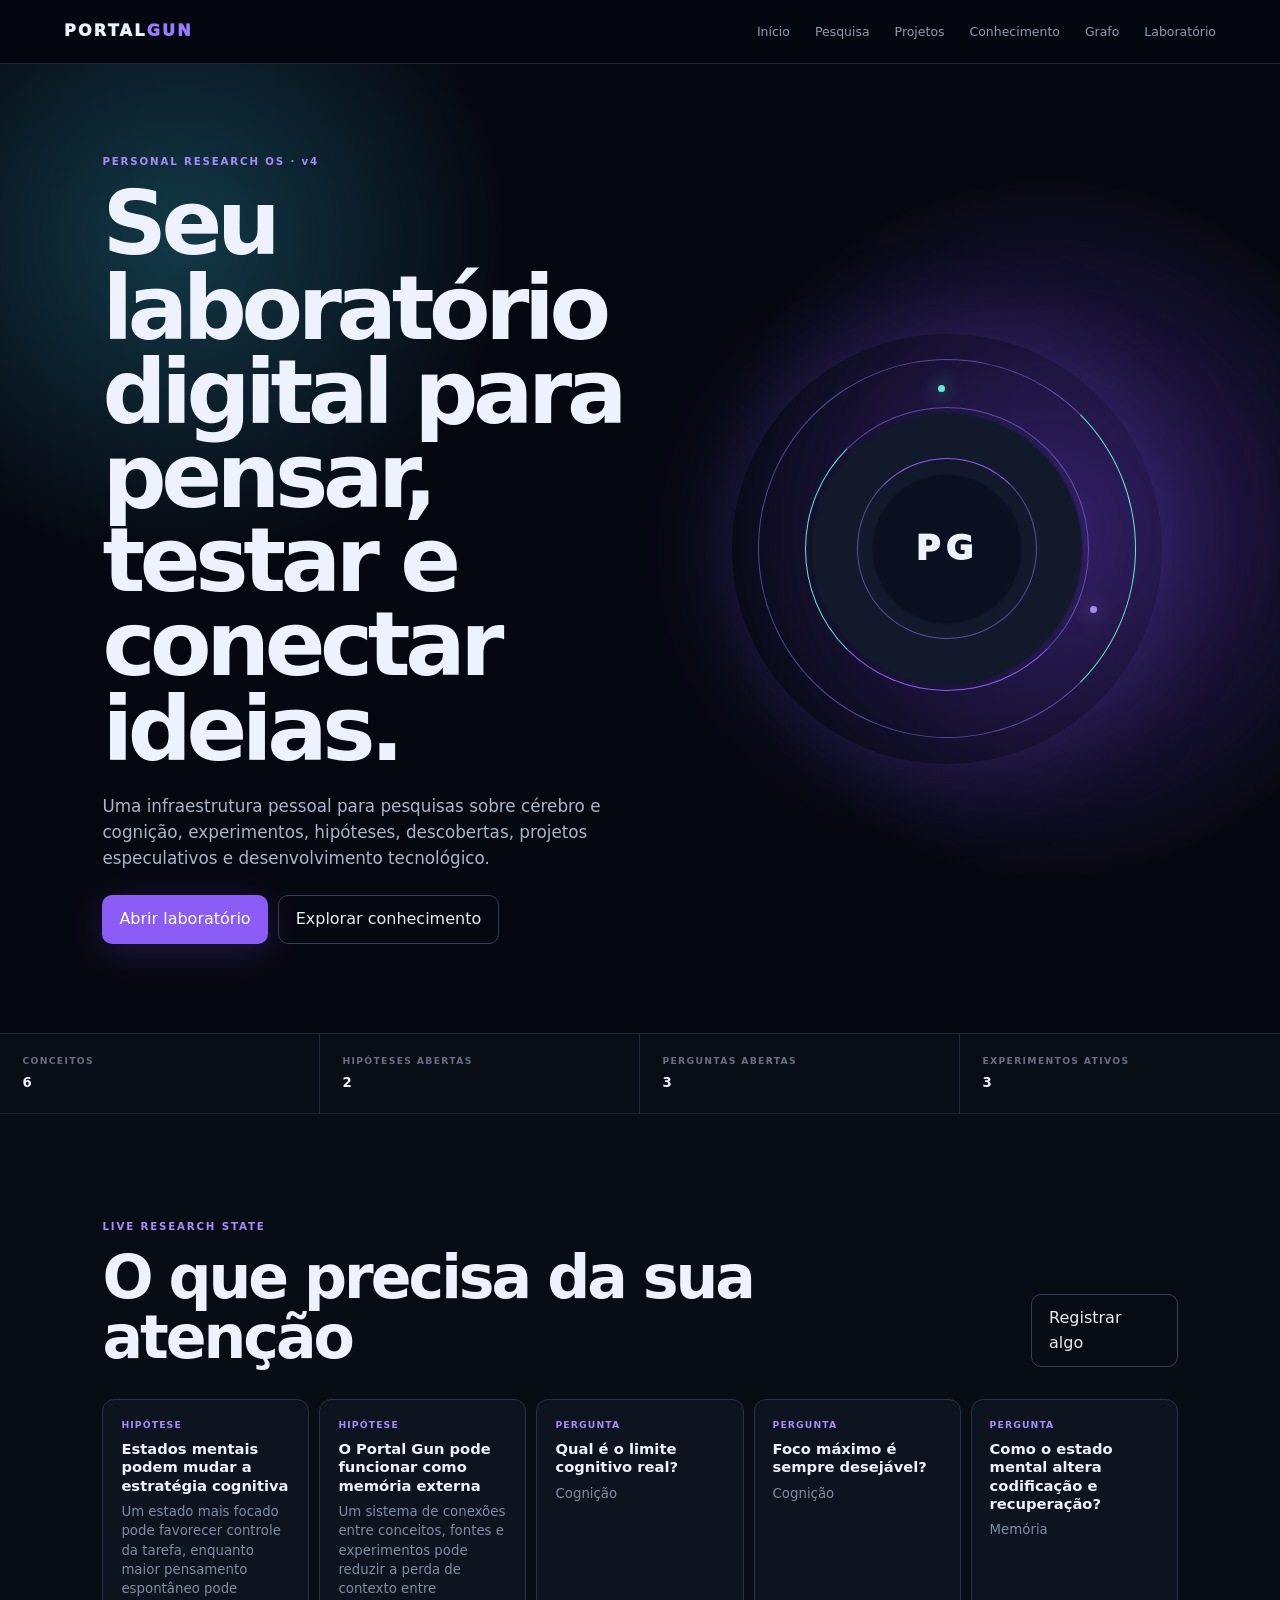
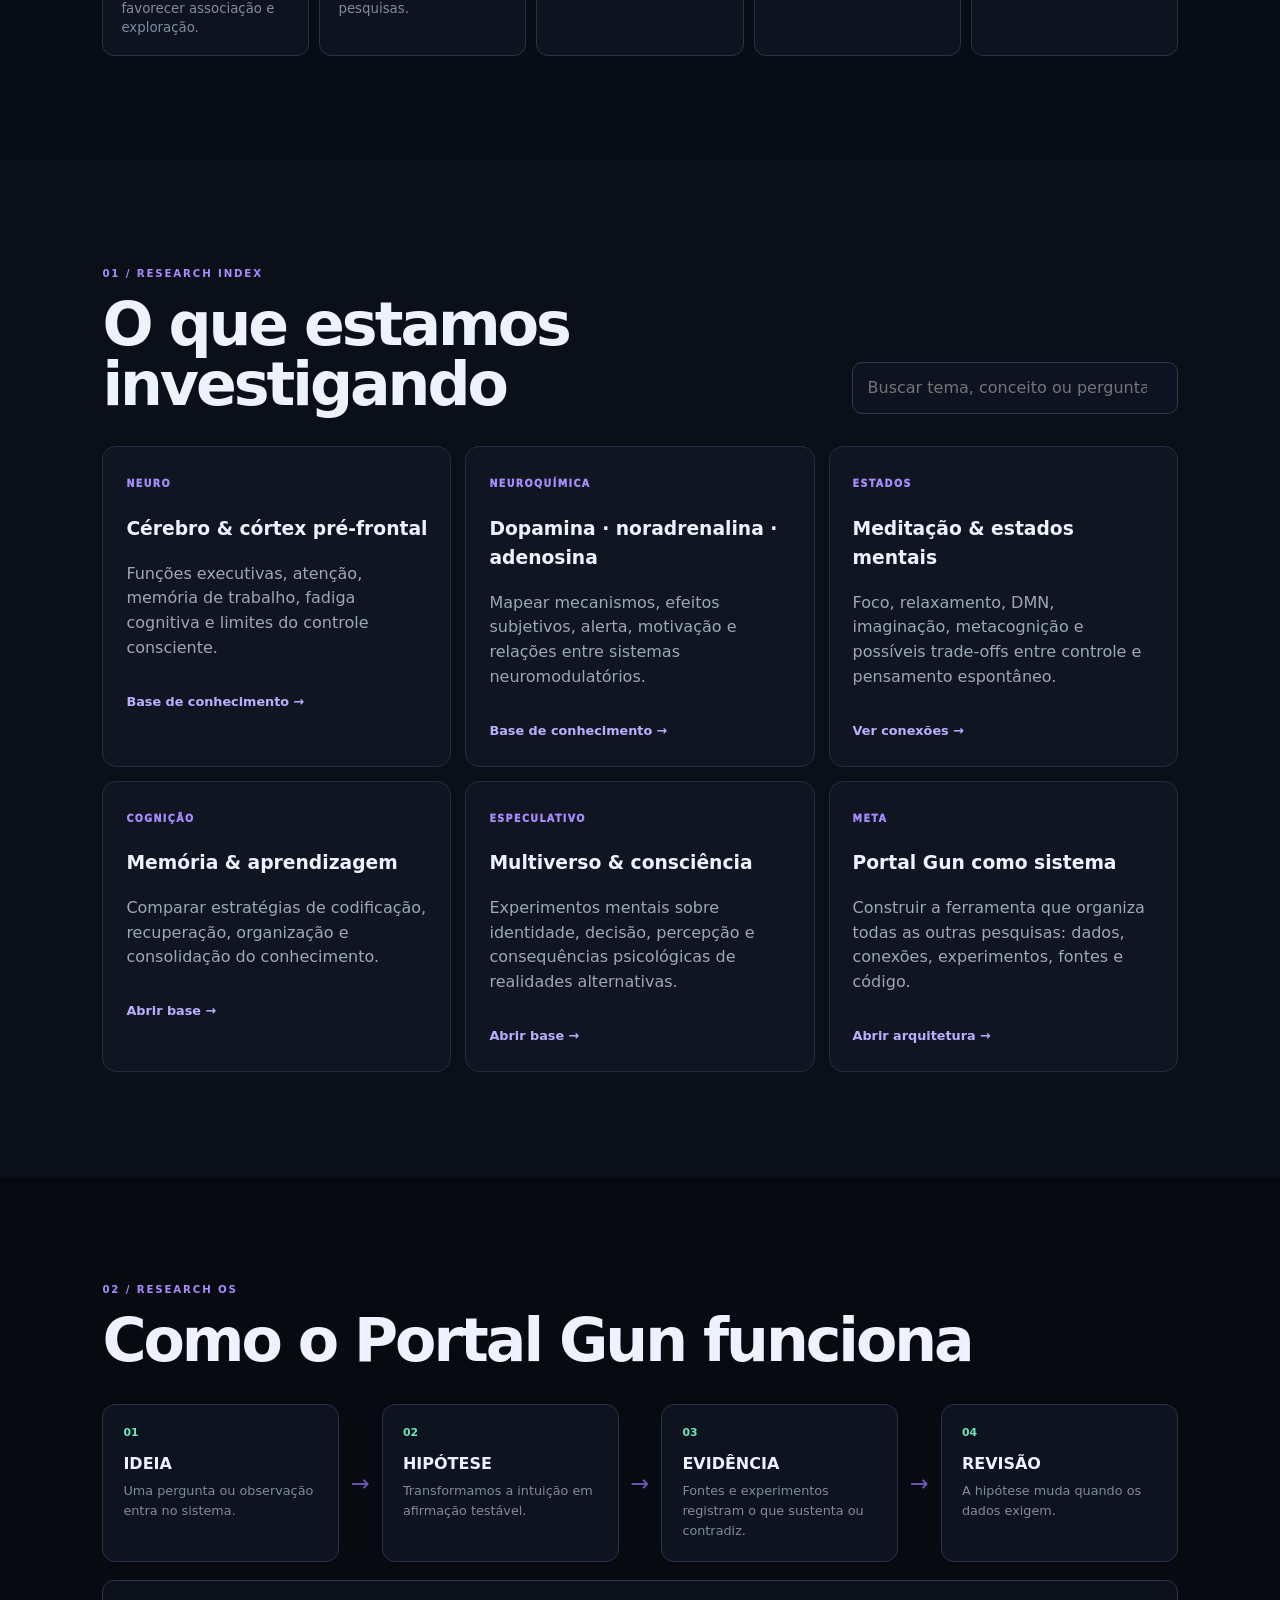
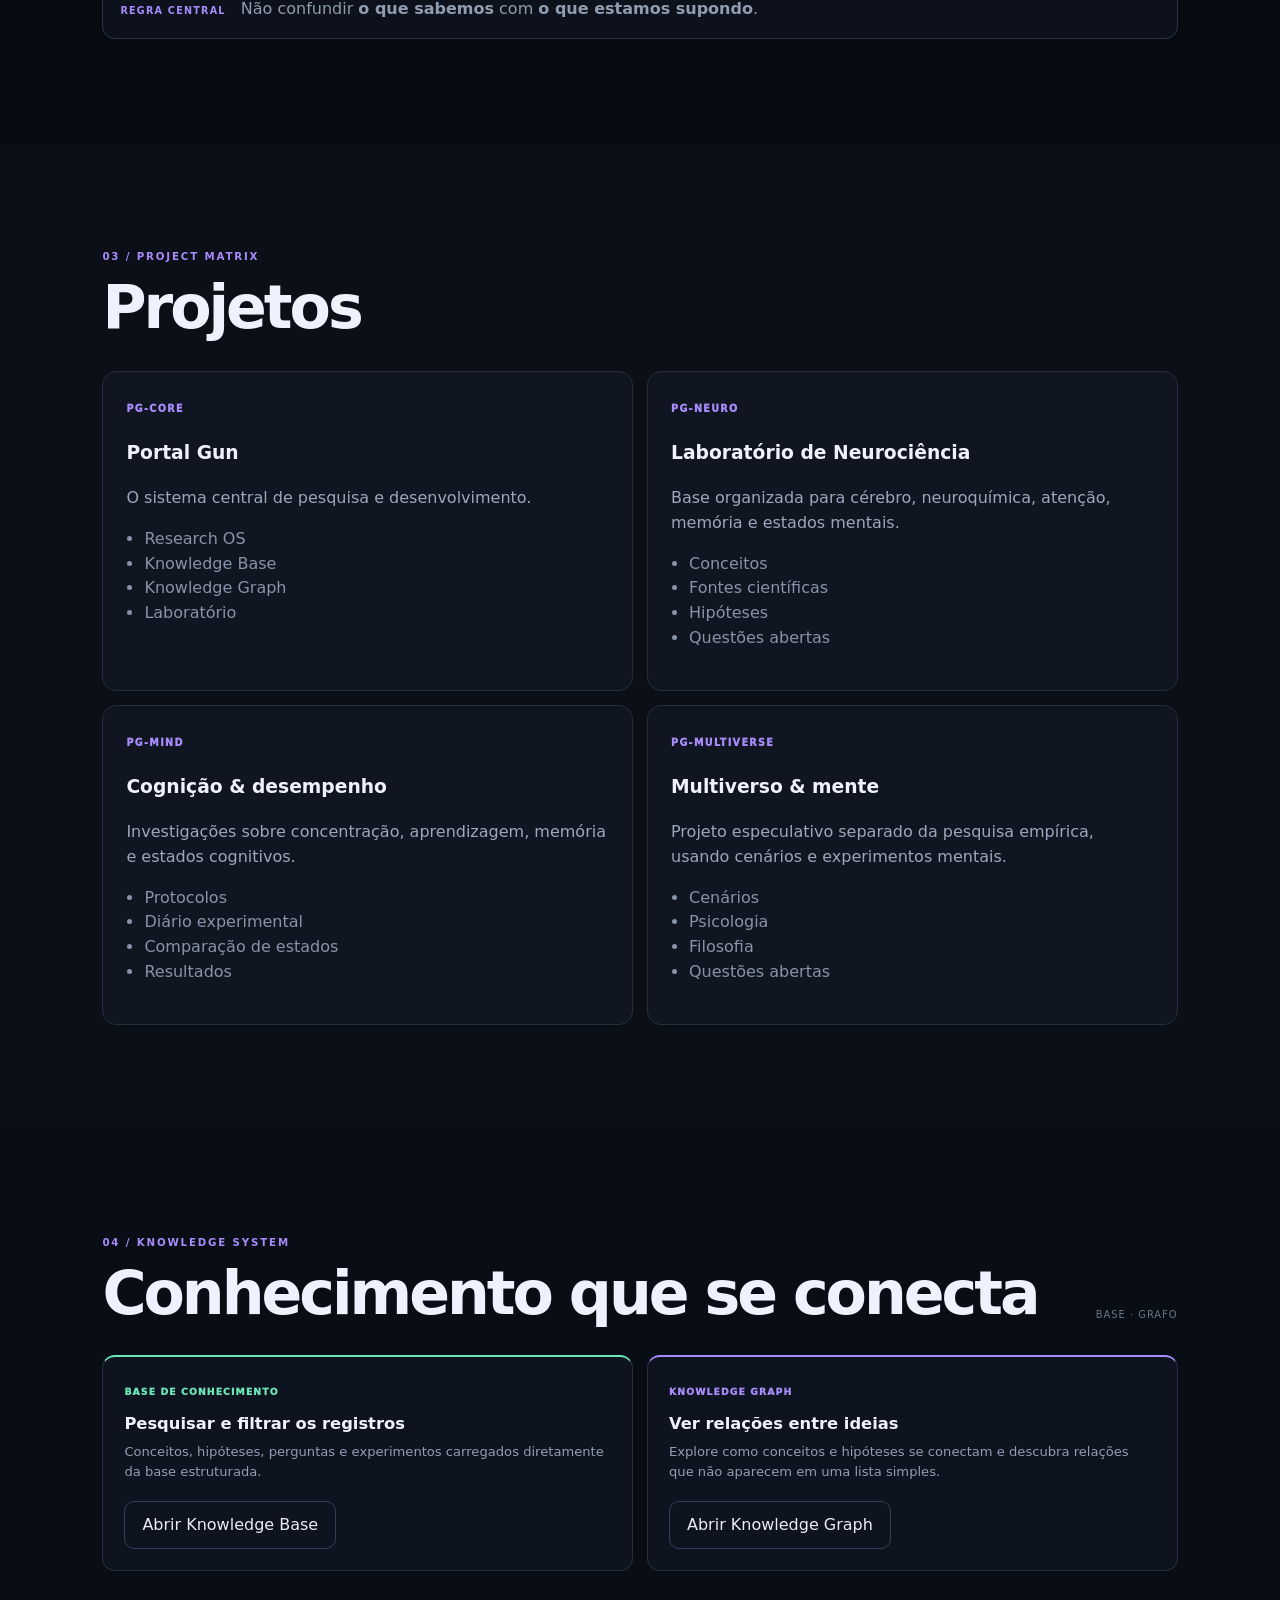
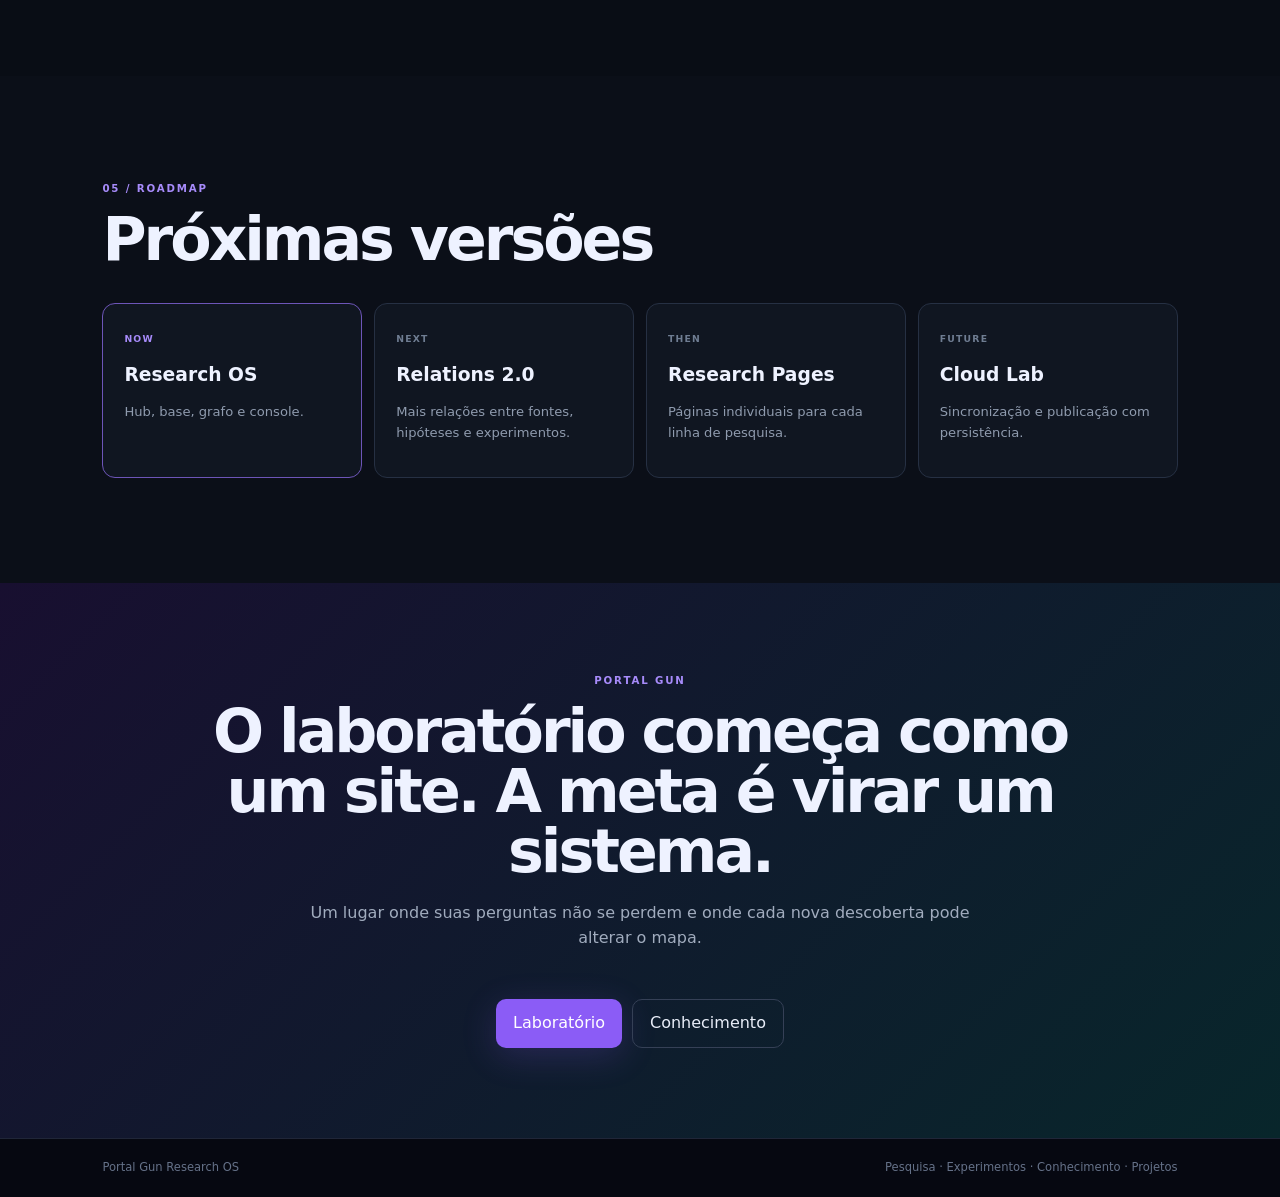
<file: index.html>
<!doctype html><html lang="pt-BR"><head><meta charset="utf-8"><meta name="viewport" content="width=device-width,initial-scale=1,viewport-fit=cover"><meta name="theme-color" content="#060811"><meta name="description" content="Portal Gun — laboratório pessoal para pesquisa, hipóteses, experimentos e projetos."><title>Portal Gun — Research OS</title><link rel="stylesheet" href="style.css"><link rel="stylesheet" href="dashboard.css"></head><body><header class="topbar"><a class="brand" href="#home">PORTAL<span>GUN</span></a><button class="menu-toggle" aria-label="Abrir menu" aria-expanded="false">☰</button><nav id="main-nav"><a href="#home">Início</a><a href="#research">Pesquisa</a><a href="#projects">Projetos</a><a href="knowledge.html">Conhecimento</a><a href="graph.html">Grafo</a><a href="lab.html">Laboratório</a></nav></header><main><section id="home" class="hero"><div class="hero-copy"><p class="eyebrow">PERSONAL RESEARCH OS · v4</p><h1>Seu laboratório digital para pensar, testar e conectar ideias.</h1><p class="lead">Uma infraestrutura pessoal para pesquisas sobre cérebro e cognição, experimentos, hipóteses, descobertas, projetos especulativos e desenvolvimento tecnológico.</p><div class="actions"><a class="button primary" href="lab.html">Abrir laboratório</a><a class="button ghost" href="knowledge.html">Explorar conhecimento</a></div></div><div class="portal" aria-hidden="true"><div class="ring r1"></div><div class="ring r2"></div><div class="ring r3"></div><div class="core">PG</div><span class="orbit o1"></span><span class="orbit o2"></span></div></section><section class="dashboard"><div class="stat"><span>CONCEITOS</span><strong id="dashConcepts">—</strong></div><div class="stat"><span>HIPÓTESES ABERTAS</span><strong id="dashHypotheses">—</strong></div><div class="stat"><span>PERGUNTAS ABERTAS</span><strong id="dashQuestions">—</strong></div><div class="stat"><span>EXPERIMENTOS ATIVOS</span><strong id="dashExperiments">—</strong></div></section><section class="section live-dashboard"><div class="section-head"><div><p class="eyebrow">LIVE RESEARCH STATE</p><h2>O que precisa da sua atenção</h2></div><a class="button ghost" href="lab.html">Registrar algo</a></div><div id="liveResearch" class="live-list"><p class="empty">Carregando pesquisa…</p></div></section><section id="research" class="section"><div class="section-head"><div><p class="eyebrow">01 / RESEARCH INDEX</p><h2>O que estamos investigando</h2></div><input id="search" type="search" aria-label="Buscar pesquisa" placeholder="Buscar tema, conceito ou pergunta…"></div><div class="grid three searchable"><article class="research-card" data-search="cerebro cortex pre-frontal funções executivas atenção memória trabalho fadiga"><span class="tag">NEURO</span><h3>Cérebro & córtex pré-frontal</h3><p>Funções executivas, atenção, memória de trabalho, fadiga cognitiva e limites do controle consciente.</p><a href="knowledge.html">Base de conhecimento →</a></article><article class="research-card" data-search="dopamina noradrenalina adenosina cafeina neuromodulação motivação alerta"><span class="tag">NEUROQUÍMICA</span><h3>Dopamina · noradrenalina · adenosina</h3><p>Mapear mecanismos, efeitos subjetivos, alerta, motivação e relações entre sistemas neuromodulatórios.</p><a href="knowledge.html">Base de conhecimento →</a></article><article class="research-card" data-search="samatha mindfulness meditação DMN default mode network imaginação relaxamento foco"><span class="tag">ESTADOS</span><h3>Meditação & estados mentais</h3><p>Foco, relaxamento, DMN, imaginação, metacognição e possíveis trade-offs entre controle e pensamento espontâneo.</p><a href="graph.html">Ver conexões →</a></article><article class="research-card" data-search="memória aprendizagem palácio mnemonicos repetição espaçada active recall chunking zettelkasten feynman"><span class="tag">COGNIÇÃO</span><h3>Memória & aprendizagem</h3><p>Comparar estratégias de codificação, recuperação, organização e consolidação do conhecimento.</p><a href="knowledge.html">Abrir base →</a></article><article class="research-card" data-search="multiverso consciência psicologia identidade realidades alternativas experimento mental"><span class="tag">ESPECULATIVO</span><h3>Multiverso & consciência</h3><p>Experimentos mentais sobre identidade, decisão, percepção e consequências psicológicas de realidades alternativas.</p><a href="knowledge.html">Abrir base →</a></article><article class="research-card" data-search="portal gun software github cloudflare knowledge graph laboratório arquitetura projeto"><span class="tag">META</span><h3>Portal Gun como sistema</h3><p>Construir a ferramenta que organiza todas as outras pesquisas: dados, conexões, experimentos, fontes e código.</p><a href="graph.html">Abrir arquitetura →</a></article></div></section><section id="architecture" class="section dark"><p class="eyebrow">02 / RESEARCH OS</p><h2>Como o Portal Gun funciona</h2><div class="pipeline"><div><b>01</b><strong>IDEIA</strong><span>Uma pergunta ou observação entra no sistema.</span></div><i>→</i><div><b>02</b><strong>HIPÓTESE</strong><span>Transformamos a intuição em afirmação testável.</span></div><i>→</i><div><b>03</b><strong>EVIDÊNCIA</strong><span>Fontes e experimentos registram o que sustenta ou contradiz.</span></div><i>→</i><div><b>04</b><strong>REVISÃO</strong><span>A hipótese muda quando os dados exigem.</span></div></div><div class="rule"><span>REGRA CENTRAL</span> Não confundir <b>o que sabemos</b> com <b>o que estamos supondo</b>.</div></section><section id="projects" class="section"><p class="eyebrow">03 / PROJECT MATRIX</p><h2>Projetos</h2><div class="grid two projects"><article><span class="project-code">PG-CORE</span><h3>Portal Gun</h3><p>O sistema central de pesquisa e desenvolvimento.</p><ul><li>Research OS</li><li>Knowledge Base</li><li>Knowledge Graph</li><li>Laboratório</li></ul></article><article><span class="project-code">PG-NEURO</span><h3>Laboratório de Neurociência</h3><p>Base organizada para cérebro, neuroquímica, atenção, memória e estados mentais.</p><ul><li>Conceitos</li><li>Fontes científicas</li><li>Hipóteses</li><li>Questões abertas</li></ul></article><article><span class="project-code">PG-MIND</span><h3>Cognição & desempenho</h3><p>Investigações sobre concentração, aprendizagem, memória e estados cognitivos.</p><ul><li>Protocolos</li><li>Diário experimental</li><li>Comparação de estados</li><li>Resultados</li></ul></article><article><span class="project-code">PG-MULTIVERSE</span><h3>Multiverso & mente</h3><p>Projeto especulativo separado da pesquisa empírica, usando cenários e experimentos mentais.</p><ul><li>Cenários</li><li>Psicologia</li><li>Filosofia</li><li>Questões abertas</li></ul></article></div></section><section id="knowledge" class="section knowledge"><div class="section-head"><div><p class="eyebrow">04 / KNOWLEDGE SYSTEM</p><h2>Conhecimento que se conecta</h2></div><span class="legend">BASE · GRAFO</span></div><div class="grid two"><article class="node fact"><span>BASE DE CONHECIMENTO</span><h3>Pesquisar e filtrar os registros</h3><p>Conceitos, hipóteses, perguntas e experimentos carregados diretamente da base estruturada.</p><a class="button ghost" href="knowledge.html" style="margin-top:18px">Abrir Knowledge Base</a></article><article class="node hypothesis"><span>KNOWLEDGE GRAPH</span><h3>Ver relações entre ideias</h3><p>Explore como conceitos e hipóteses se conectam e descubra relações que não aparecem em uma lista simples.</p><a class="button ghost" href="graph.html" style="margin-top:18px">Abrir Knowledge Graph</a></article></div></section><section class="section roadmap"><p class="eyebrow">05 / ROADMAP</p><h2>Próximas versões</h2><div class="roadmap-grid"><div class="road active"><b>NOW</b><h3>Research OS</h3><p>Hub, base, grafo e console.</p></div><div class="road"><b>NEXT</b><h3>Relations 2.0</h3><p>Mais relações entre fontes, hipóteses e experimentos.</p></div><div class="road"><b>THEN</b><h3>Research Pages</h3><p>Páginas individuais para cada linha de pesquisa.</p></div><div class="road"><b>FUTURE</b><h3>Cloud Lab</h3><p>Sincronização e publicação com persistência.</p></div></div></section><section class="cta"><p class="eyebrow">PORTAL GUN</p><h2>O laboratório começa como um site. A meta é virar um sistema.</h2><p>Um lugar onde suas perguntas não se perdem e onde cada nova descoberta pode alterar o mapa.</p><div class="actions" style="justify-content:center"><a class="button primary" href="lab.html">Laboratório</a><a class="button ghost" href="knowledge.html">Conhecimento</a></div></section></main><footer><span>Portal Gun Research OS</span><span>Pesquisa · Experimentos · Conhecimento · Projetos</span></footer><script src="script.js"></script></body></html>
</file>
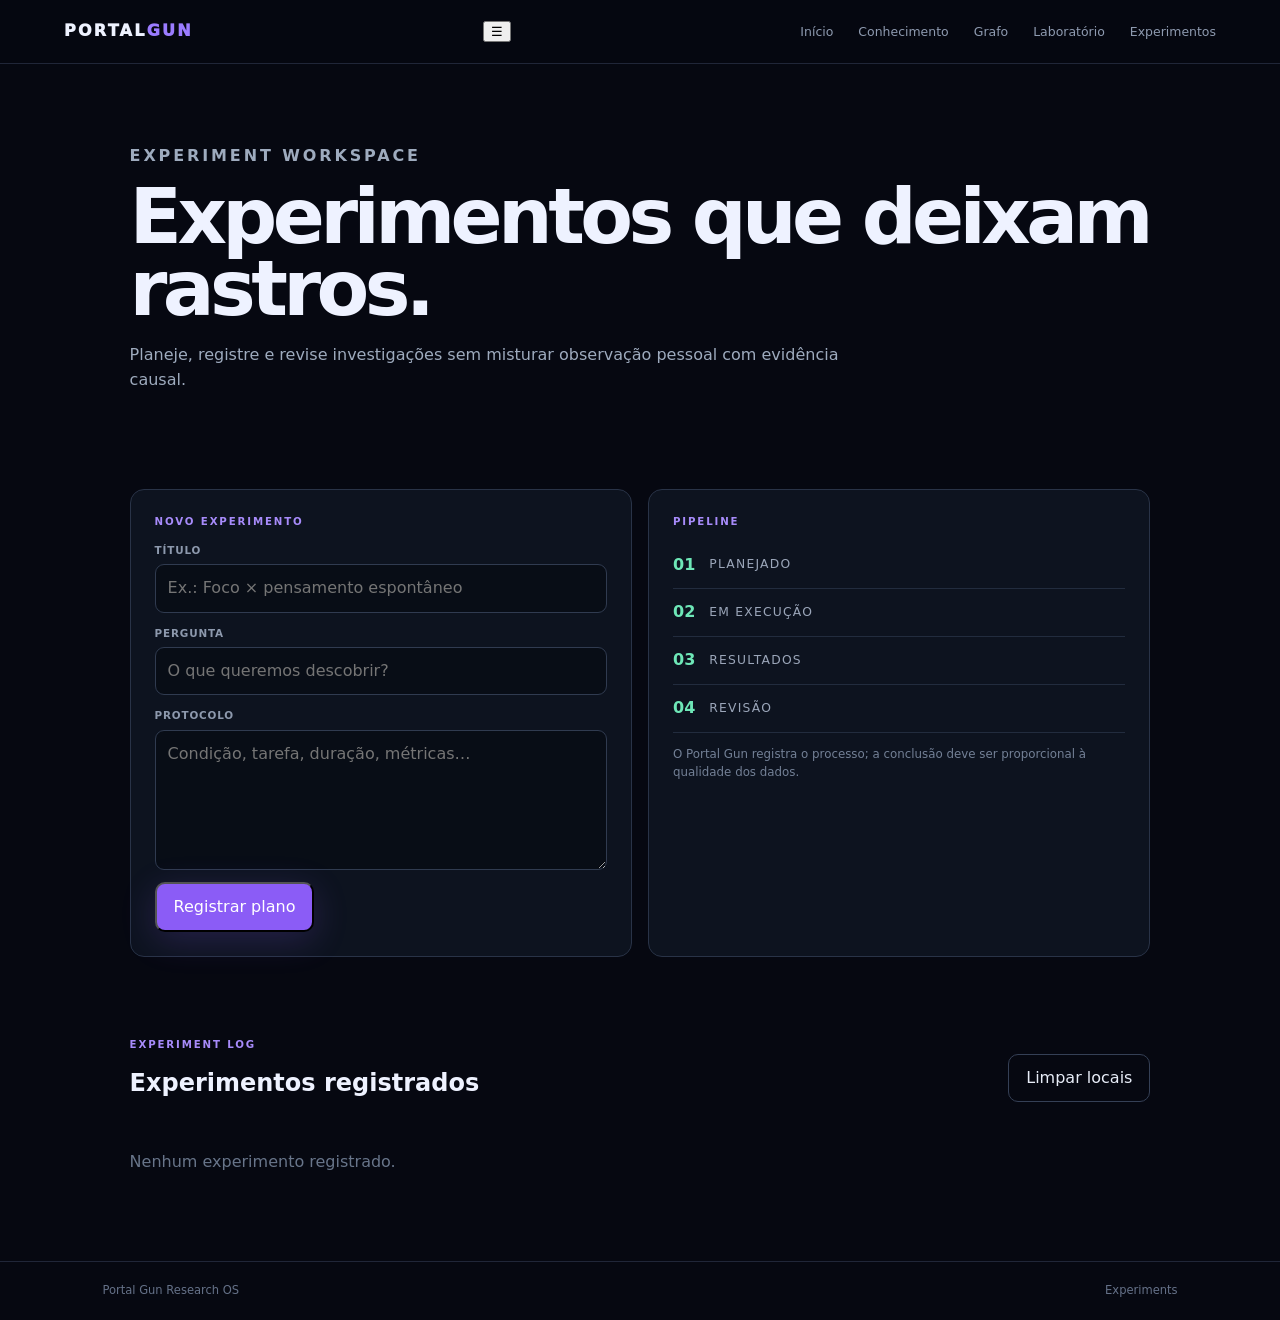
<file: experiments.html>
<!doctype html><html lang="pt-BR"><head><meta charset="utf-8"><meta name="viewport" content="width=device-width,initial-scale=1,viewport-fit=cover"><meta name="theme-color" content="#060811"><title>Portal Gun — Experimentos</title><link rel="stylesheet" href="style.css"></head><body><header class="topbar"><a class="brand" href="index.html">PORTAL<span>GUN</span></a><button class="menu-toggle" aria-label="Abrir menu" aria-expanded="false">☰</button><nav id="main-nav"><a href="index.html">Início</a><a href="knowledge.html">Conhecimento</a><a href="graph.html">Grafo</a><a href="lab.html">Laboratório</a><a href="experiments.html">Experimentos</a></nav></header><main><section class="lab-hero"><p class="eyebrow">EXPERIMENT WORKSPACE</p><h1>Experimentos que deixam rastros.</h1><p>Planeje, registre e revise investigações sem misturar observação pessoal com evidência causal.</p></section><section class="console-grid"><form class="box" id="experimentForm"><p class="eyebrow">NOVO EXPERIMENTO</p><div class="field"><label>TÍTULO</label><input id="expTitle" required placeholder="Ex.: Foco × pensamento espontâneo"></div><div class="field"><label>PERGUNTA</label><input id="expQuestion" required placeholder="O que queremos descobrir?"></div><div class="field"><label>PROTOCOLO</label><textarea id="expProtocol" required placeholder="Condição, tarefa, duração, métricas…"></textarea></div><button class="button primary">Registrar plano</button></form><div class="box"><p class="eyebrow">PIPELINE</p><div class="method"><div><b>01</b><span>PLANEJADO</span></div><div><b>02</b><span>EM EXECUÇÃO</span></div><div><b>03</b><span>RESULTADOS</span></div><div><b>04</b><span>REVISÃO</span></div></div><p class="small">O Portal Gun registra o processo; a conclusão deve ser proporcional à qualidade dos dados.</p></div></section><section class="lab-section"><div class="section-head"><div><p class="eyebrow">EXPERIMENT LOG</p><h2>Experimentos registrados</h2></div><button class="button ghost" id="clearExperiments">Limpar locais</button></div><div id="experimentList" class="records"></div></section></main><footer><span>Portal Gun Research OS</span><span>Experiments</span></footer><script src="experiments.js"></script></body></html>
</file>
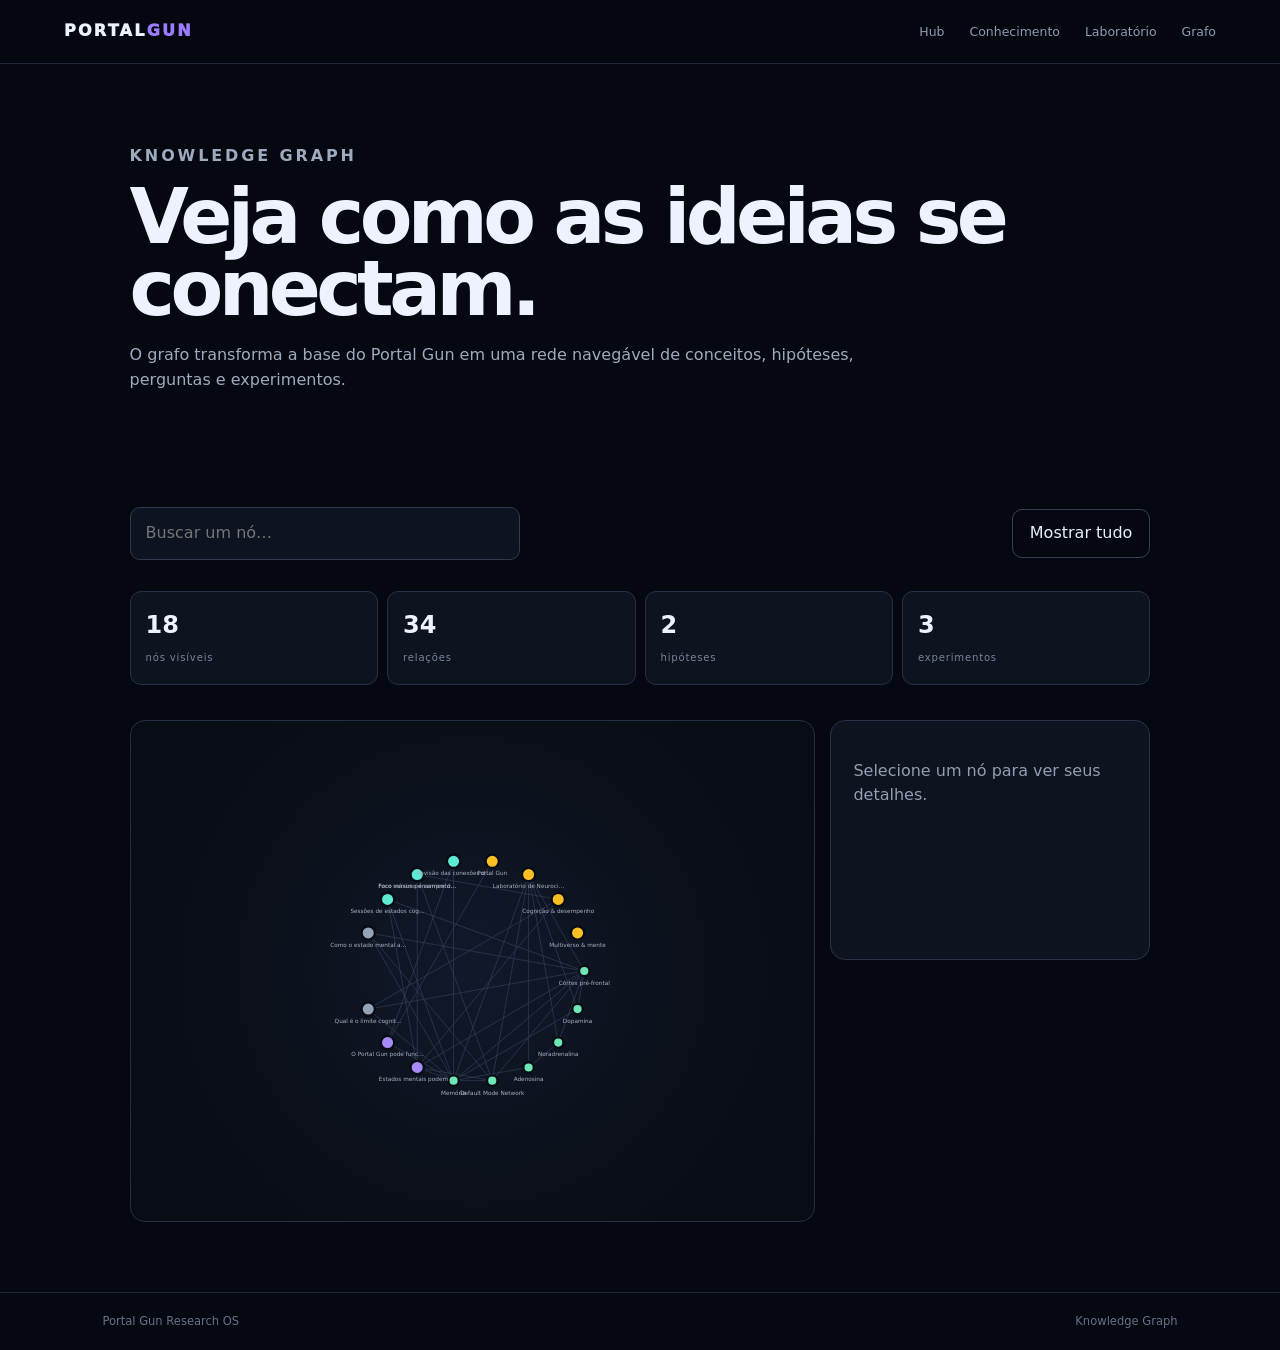
<file: graph.html>
<!doctype html><html lang="pt-BR"><head><meta charset="utf-8"><meta name="viewport" content="width=device-width,initial-scale=1"><meta name="description" content="Portal Gun Knowledge Graph"><title>Portal Gun — Knowledge Graph</title><link rel="stylesheet" href="style.css"></head><body><header class="topbar"><a class="brand" href="index.html">PORTAL<span>GUN</span></a><nav><a href="index.html">Hub</a><a href="knowledge.html">Conhecimento</a><a href="lab.html">Laboratório</a><a href="graph.html">Grafo</a></nav></header><main><section class="lab-hero"><p class="eyebrow">KNOWLEDGE GRAPH</p><h1>Veja como as ideias se conectam.</h1><p>O grafo transforma a base do Portal Gun em uma rede navegável de conceitos, hipóteses, perguntas e experimentos.</p></section><section class="graph-section"><div class="graph-toolbar"><input id="graphSearch" type="search" placeholder="Buscar um nó…"><button id="resetGraph" class="button ghost">Mostrar tudo</button></div><div id="graphStats" class="graph-stats"></div><div id="graphCanvas" class="graph-canvas" aria-label="Grafo de conhecimento"></div><aside id="graphDetails" class="graph-details"><p class="empty">Selecione um nó para ver seus detalhes.</p></aside></section></main><footer><span>Portal Gun Research OS</span><span>Knowledge Graph</span></footer><script src="graph.js"></script></body></html>
</file>
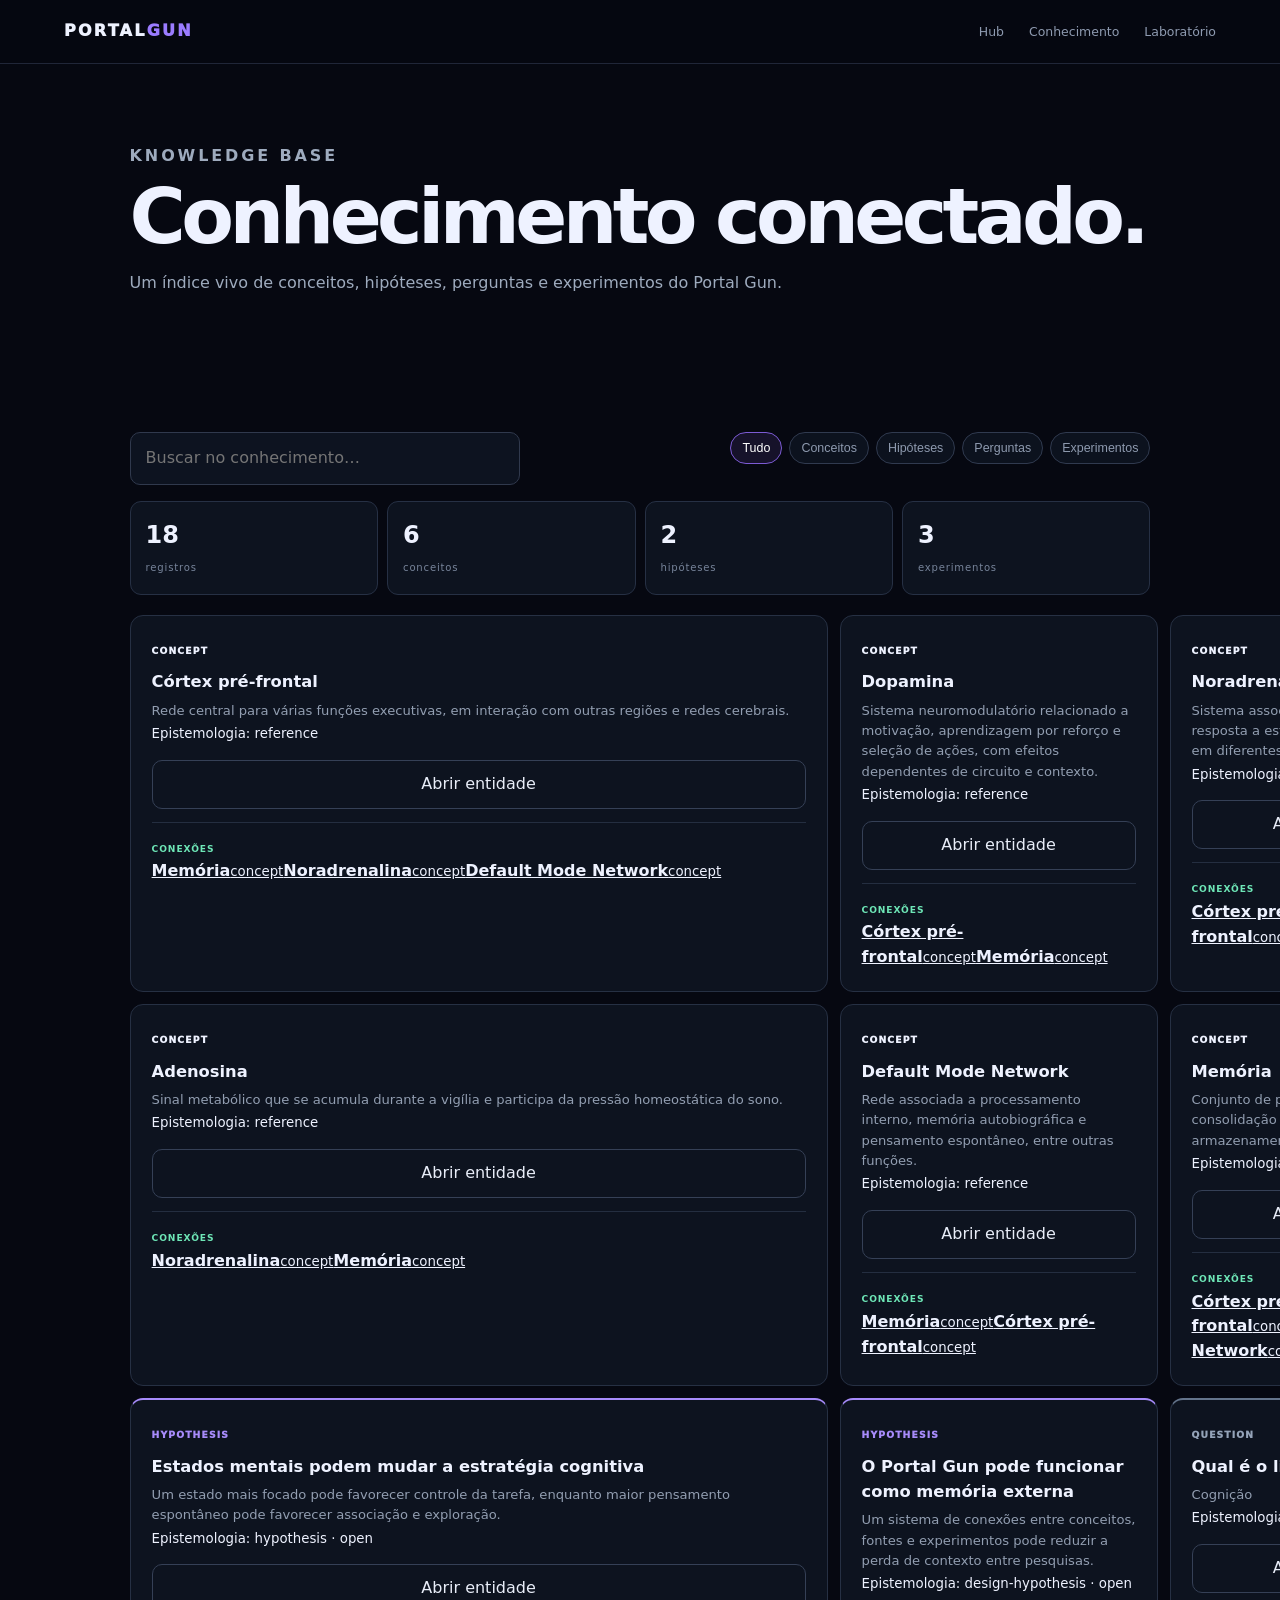
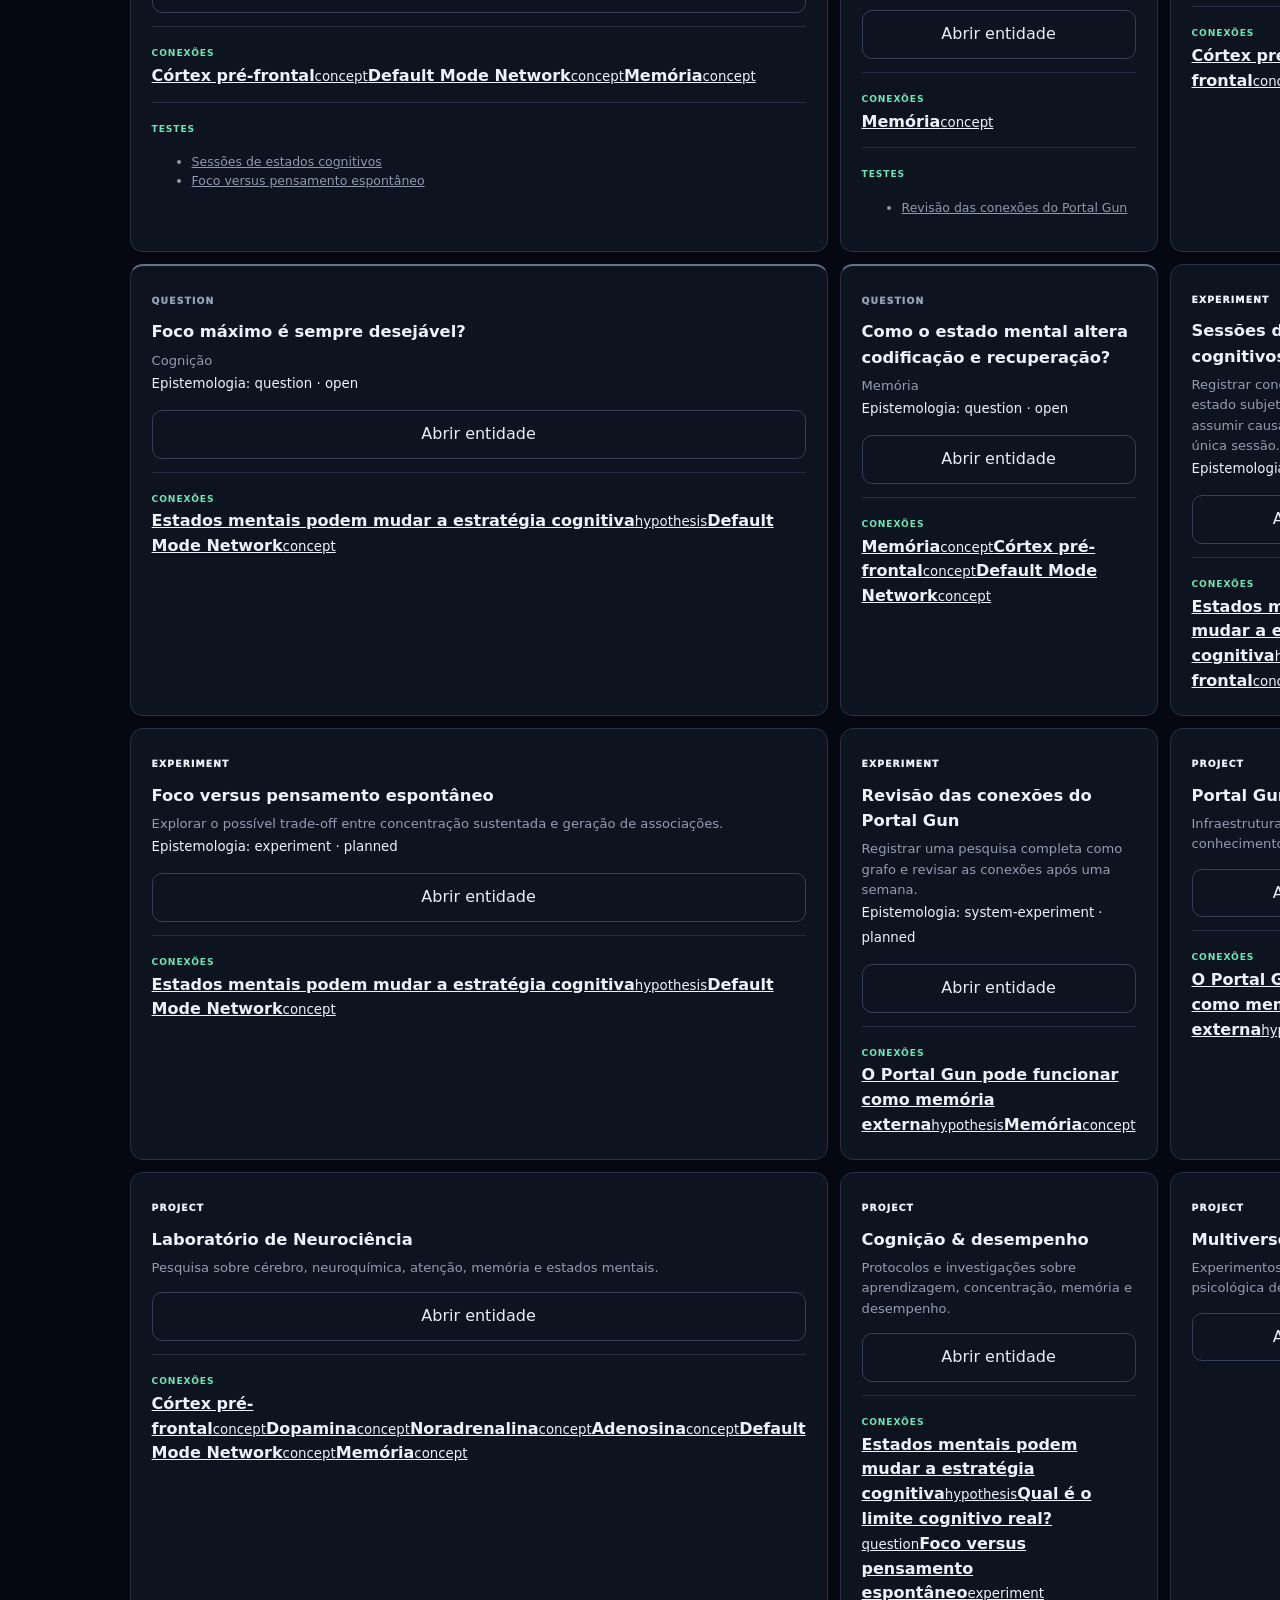
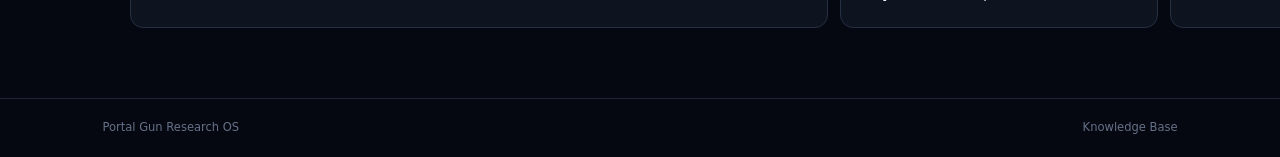
<file: knowledge.html>
<!doctype html><html lang="pt-BR"><head><meta charset="utf-8"><meta name="viewport" content="width=device-width,initial-scale=1"><meta name="description" content="Portal Gun Knowledge Base"><title>Portal Gun — Knowledge Base</title><link rel="stylesheet" href="style.css"></head><body><header class="topbar"><a class="brand" href="index.html">PORTAL<span>GUN</span></a><nav><a href="index.html">Hub</a><a href="knowledge.html">Conhecimento</a><a href="lab.html">Laboratório</a></nav></header><main><section class="lab-hero"><p class="eyebrow">KNOWLEDGE BASE</p><h1>Conhecimento conectado.</h1><p>Um índice vivo de conceitos, hipóteses, perguntas e experimentos do Portal Gun.</p></section><section class="lab-section"><div class="knowledge-toolbar"><input id="kbSearch" type="search" placeholder="Buscar no conhecimento…"><div class="kb-filters"><button class="kb-filter active" data-kind="all">Tudo</button><button class="kb-filter" data-kind="concept">Conceitos</button><button class="kb-filter" data-kind="hypothesis">Hipóteses</button><button class="kb-filter" data-kind="question">Perguntas</button><button class="kb-filter" data-kind="experiment">Experimentos</button></div></div><div id="kbStats" class="kb-stats"></div><div id="kbGrid" class="knowledge-grid"></div></section></main><footer><span>Portal Gun Research OS</span><span>Knowledge Base</span></footer><script src="knowledge.js"></script></body></html>
</file>
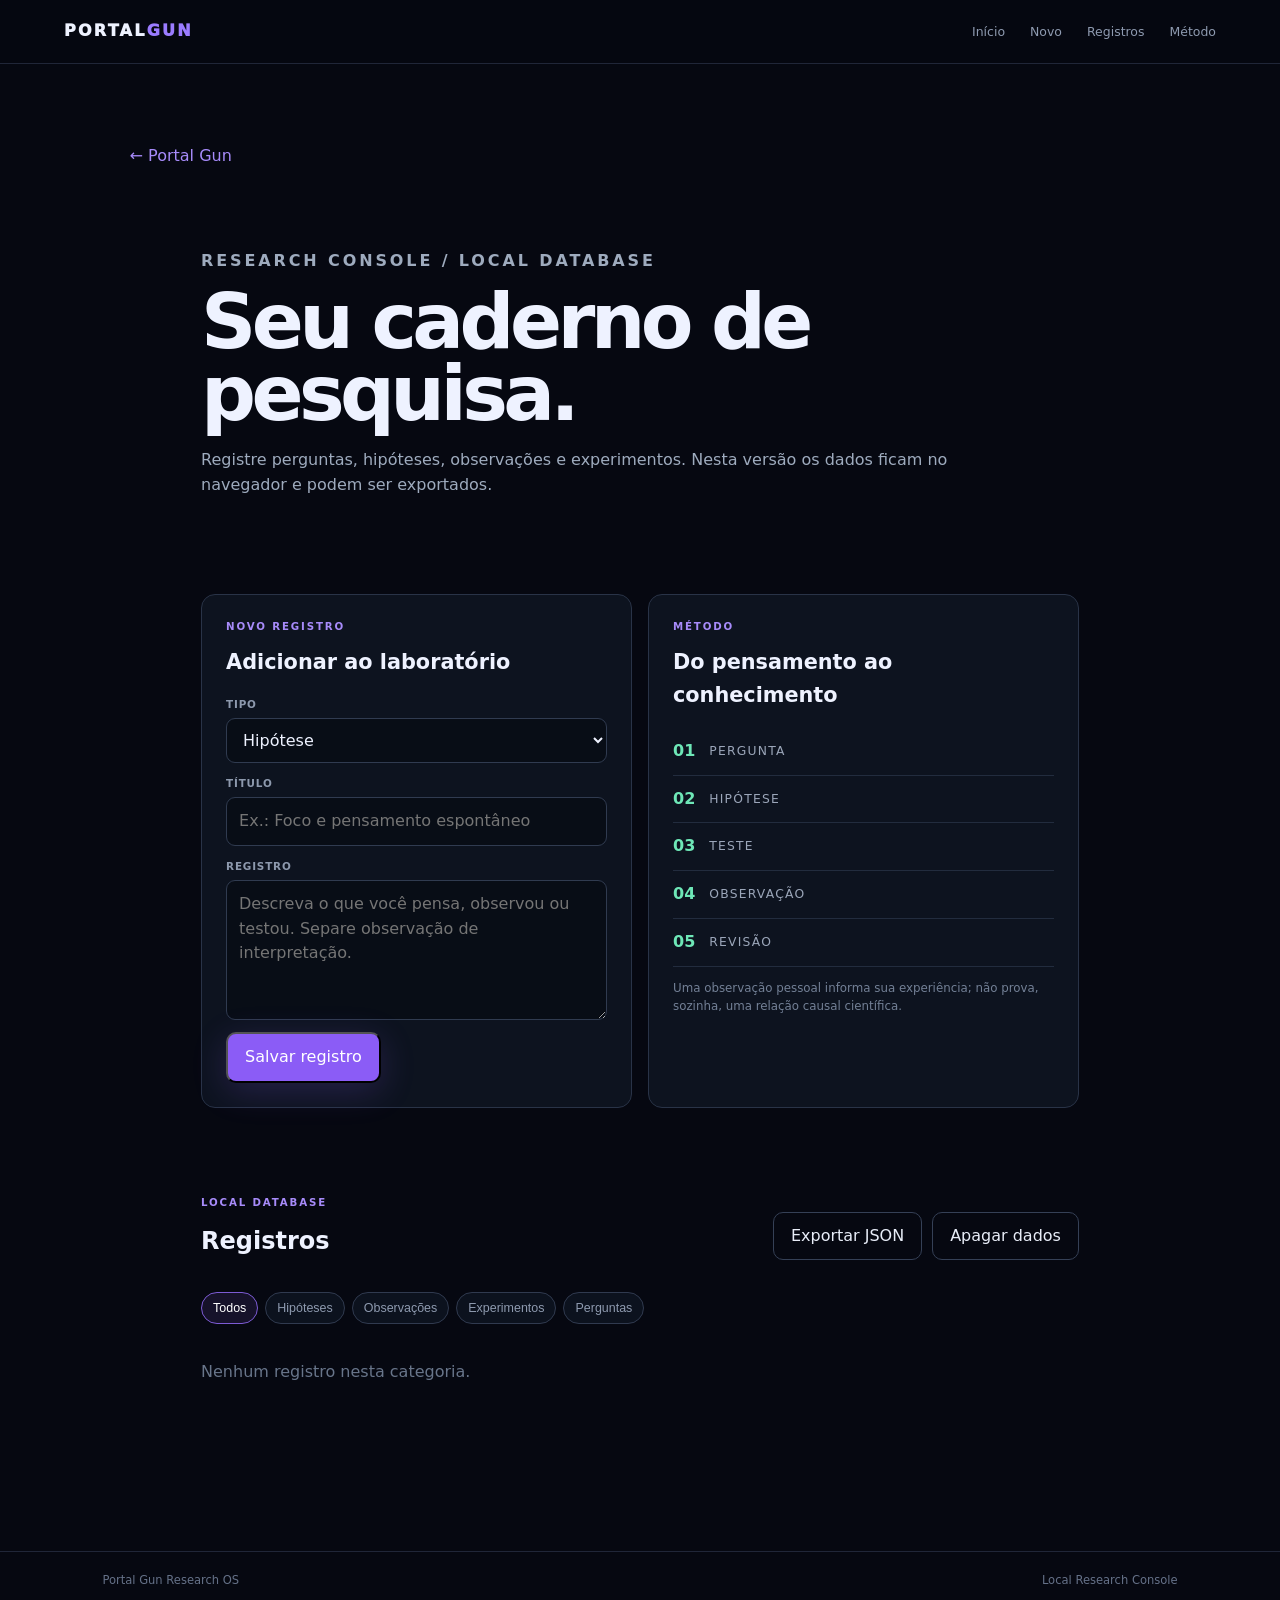
<file: lab.html>
<!doctype html><html lang="pt-BR"><head><meta charset="utf-8"><meta name="viewport" content="width=device-width,initial-scale=1"><title>Portal Gun — Research Console</title><link rel="stylesheet" href="style.css"></head><body><header class="topbar"><a class="brand" href="index.html">PORTAL<span>GUN</span></a><nav><a href="index.html">Início</a><a href="#new">Novo</a><a href="#records">Registros</a><a href="#method">Método</a></nav></header><main class="workspace"><a class="back" href="index.html">← Portal Gun</a><section class="lab-hero"><p class="eyebrow">RESEARCH CONSOLE / LOCAL DATABASE</p><h1>Seu caderno de pesquisa.</h1><p class="lead">Registre perguntas, hipóteses, observações e experimentos. Nesta versão os dados ficam no navegador e podem ser exportados.</p></section><section id="new" class="console-grid"><form id="recordForm" class="box"><p class="eyebrow">NOVO REGISTRO</p><h2>Adicionar ao laboratório</h2><div class="field"><label>TIPO</label><select id="type"><option value="hypothesis">Hipótese</option><option value="observation">Observação</option><option value="experiment">Experimento</option><option value="question">Pergunta</option></select></div><div class="field"><label>TÍTULO</label><input id="title" required maxlength="140" placeholder="Ex.: Foco e pensamento espontâneo"></div><div class="field"><label>REGISTRO</label><textarea id="body" required placeholder="Descreva o que você pensa, observou ou testou. Separe observação de interpretação."></textarea></div><button class="button primary" type="submit">Salvar registro</button></form><aside class="box method" id="method"><p class="eyebrow">MÉTODO</p><h2>Do pensamento ao conhecimento</h2><div><b>01</b><span>PERGUNTA</span></div><div><b>02</b><span>HIPÓTESE</span></div><div><b>03</b><span>TESTE</span></div><div><b>04</b><span>OBSERVAÇÃO</span></div><div><b>05</b><span>REVISÃO</span></div><p class="warning">Uma observação pessoal informa sua experiência; não prova, sozinha, uma relação causal científica.</p></aside></section><section id="records" class="lab-section"><div class="section-head"><div><p class="eyebrow">LOCAL DATABASE</p><h2>Registros</h2></div><div class="actions"><button class="button ghost" id="export">Exportar JSON</button><button class="button ghost" id="clear">Apagar dados</button></div></div><div id="filters" class="filters"><button data-filter="all" class="filter active">Todos</button><button data-filter="hypothesis" class="filter">Hipóteses</button><button data-filter="observation" class="filter">Observações</button><button data-filter="experiment" class="filter">Experimentos</button><button data-filter="question" class="filter">Perguntas</button></div><div id="recordsList" class="records"></div></section></main><footer><span>Portal Gun Research OS</span><span>Local Research Console</span></footer><script src="lab.js"></script></body></html>
</file>
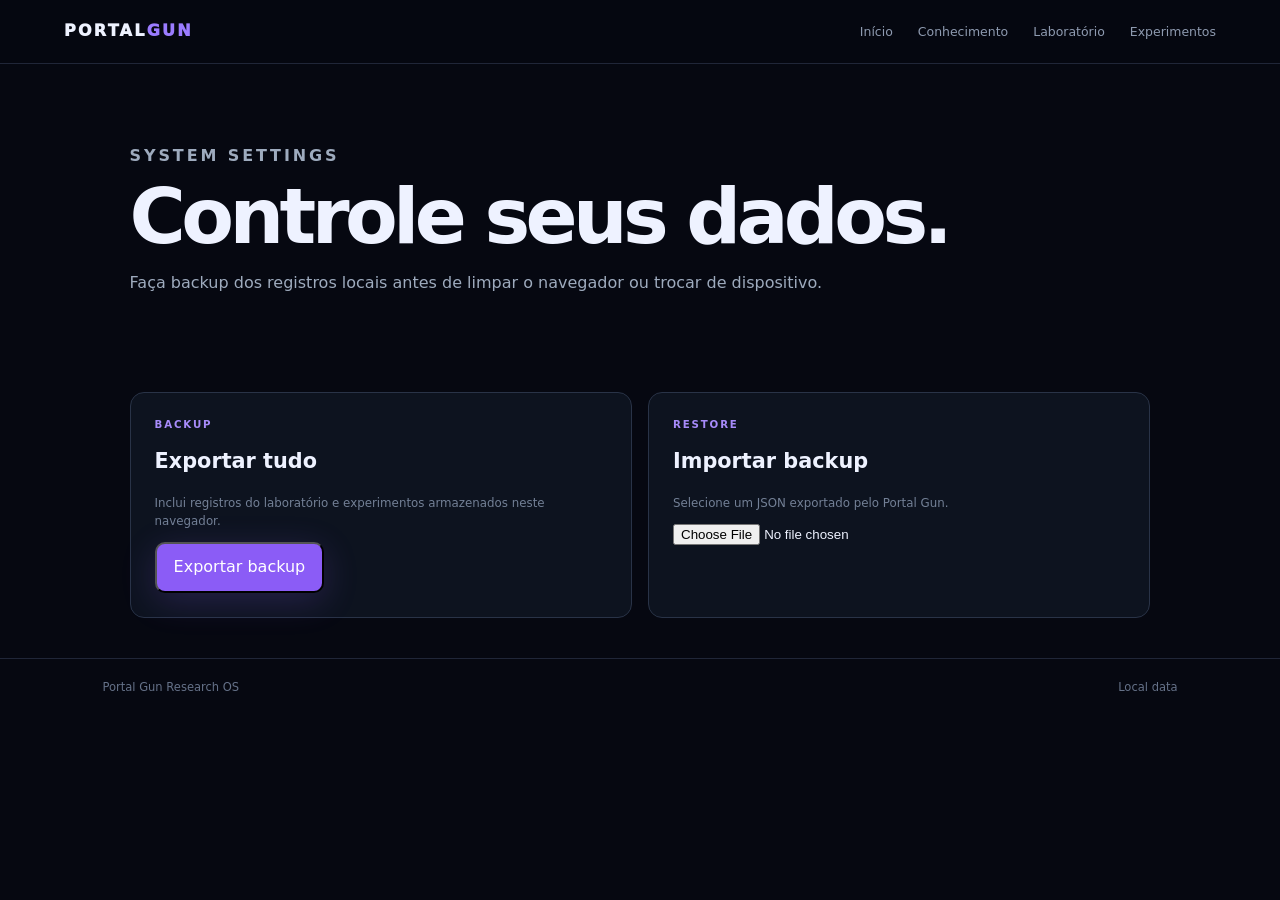
<file: settings.html>
<!doctype html><html lang="pt-BR"><head><meta charset="utf-8"><meta name="viewport" content="width=device-width,initial-scale=1,viewport-fit=cover"><meta name="theme-color" content="#060811"><title>Portal Gun — Configurações</title><link rel="stylesheet" href="style.css"></head><body><header class="topbar"><a class="brand" href="index.html">PORTAL<span>GUN</span></a><nav><a href="index.html">Início</a><a href="knowledge.html">Conhecimento</a><a href="lab.html">Laboratório</a><a href="experiments.html">Experimentos</a></nav></header><main><section class="lab-hero"><p class="eyebrow">SYSTEM SETTINGS</p><h1>Controle seus dados.</h1><p>Faça backup dos registros locais antes de limpar o navegador ou trocar de dispositivo.</p></section><section class="console-grid"><div class="box"><p class="eyebrow">BACKUP</p><h2>Exportar tudo</h2><p class="small">Inclui registros do laboratório e experimentos armazenados neste navegador.</p><button class="button primary" id="exportAll">Exportar backup</button></div><div class="box"><p class="eyebrow">RESTORE</p><h2>Importar backup</h2><p class="small">Selecione um JSON exportado pelo Portal Gun.</p><input id="importFile" type="file" accept="application/json" class="field"><p id="status" class="small"></p></div></section></main><footer><span>Portal Gun Research OS</span><span>Local data</span></footer><script>const keys=['portal-gun-research-v3','portal-gun-experiments-v1'];document.querySelector('#exportAll').onclick=()=>{const data={version:1,exportedAt:new Date().toISOString(),storage:Object.fromEntries(keys.map(k=>[k,localStorage.getItem(k)||'[]']))};const a=document.createElement('a');a.href=URL.createObjectURL(new Blob([JSON.stringify(data,null,2)],{type:'application/json'}));a.download='portal-gun-backup.json';a.click();setTimeout(()=>URL.revokeObjectURL(a.href),500)};document.querySelector('#importFile').onchange=e=>{const f=e.target.files[0];if(!f)return;const r=new FileReader();r.onload=()=>{try{const d=JSON.parse(r.result);keys.forEach(k=>{if(d.storage?.[k])localStorage.setItem(k,d.storage[k])});status.textContent='Backup importado. Recarregue as páginas para visualizar os dados.'}catch{status.textContent='Arquivo JSON inválido.'}};r.readAsText(f)};</script></body></html>
</file>
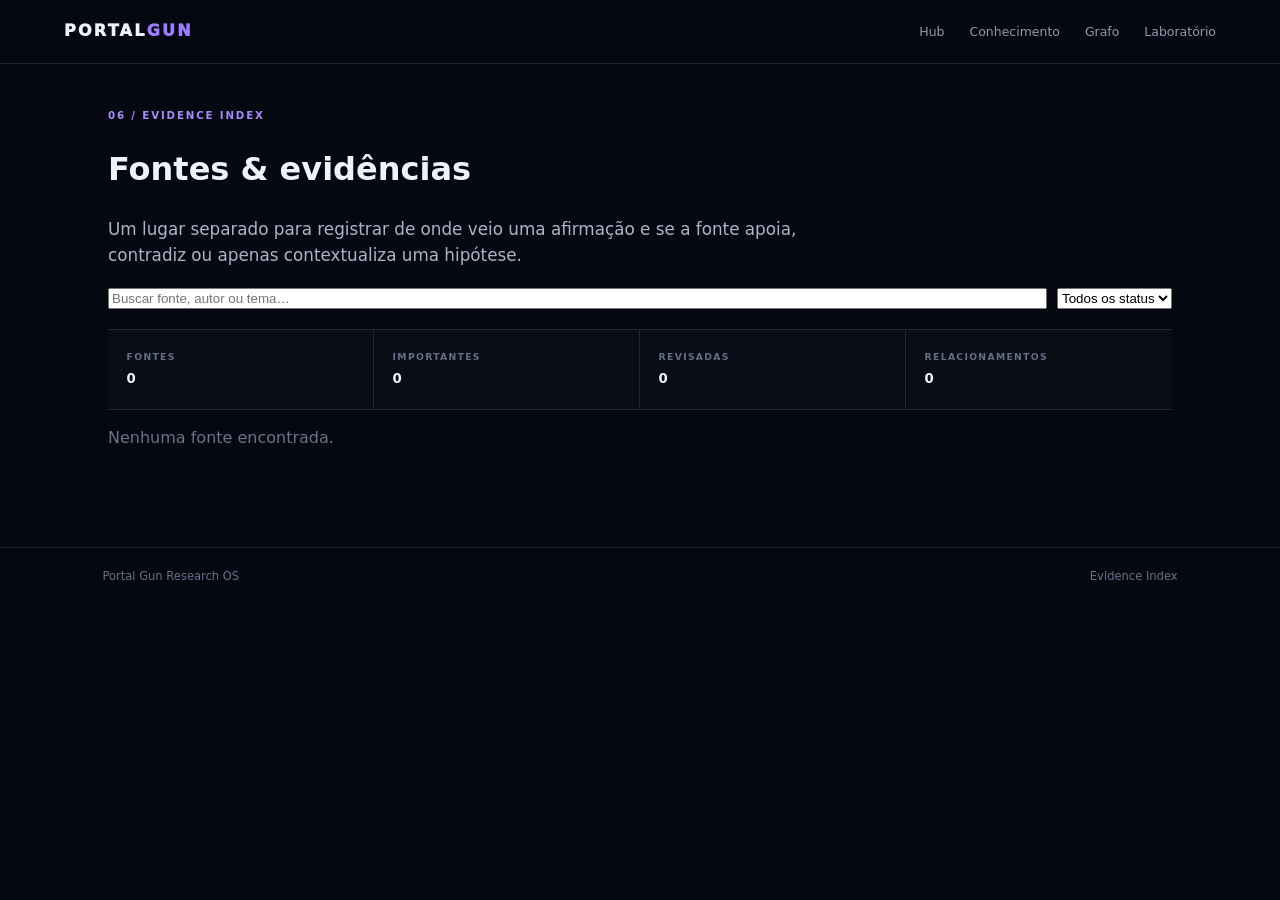
<file: sources.html>
<!doctype html><html lang="pt-BR"><head><meta charset="utf-8"><meta name="viewport" content="width=device-width,initial-scale=1"><meta name="description" content="Fontes e evidências do Portal Gun"><title>Portal Gun — Sources</title><link rel="stylesheet" href="style.css"><style>.sources-wrap{max-width:1100px;margin:auto;padding:44px 18px 80px}.source-tools{display:flex;gap:10px;flex-wrap:wrap;margin:20px 0}.source-tools input{flex:1;min-width:220px}.source-card{padding:20px;border:1px solid #283247;border-radius:14px;background:#0d131f}.source-card h3{margin:7px 0}.source-card p{color:#9aa6b8}.source-meta{display:flex;gap:8px;flex-wrap:wrap}.pill{padding:5px 9px;border-radius:999px;background:#182235;color:#aebbd0;font-size:.75rem}.evidence{margin-top:14px;padding-top:12px;border-top:1px solid #273146}.evidence b{display:block;font-size:.75rem;margin-bottom:7px}.source-grid{display:grid;grid-template-columns:repeat(2,minmax(0,1fr));gap:12px}@media(max-width:700px){.source-grid{grid-template-columns:1fr}}</style></head><body><header class="topbar"><a class="brand" href="index.html">PORTAL<span>GUN</span></a><nav><a href="index.html">Hub</a><a href="knowledge.html">Conhecimento</a><a href="graph.html">Grafo</a><a href="lab.html">Laboratório</a></nav></header><main class="sources-wrap"><p class="eyebrow">06 / EVIDENCE INDEX</p><h1>Fontes & evidências</h1><p class="lead">Um lugar separado para registrar de onde veio uma afirmação e se a fonte apoia, contradiz ou apenas contextualiza uma hipótese.</p><div class="source-tools"><input id="sourceSearch" type="search" placeholder="Buscar fonte, autor ou tema…"><select id="sourceStatus"><option value="all">Todos os status</option><option value="important">Importantes</option><option value="reviewed">Revisadas</option><option value="unreviewed">Não revisadas</option></select></div><div id="sourceStats" class="dashboard"></div><section id="sourceGrid" class="source-grid"></section></main><footer><span>Portal Gun Research OS</span><span>Evidence Index</span></footer><script src="sources.js"></script></body></html>
</file>
<file: style.css>
*{box-sizing:border-box}html{scroll-behavior:smooth;-webkit-text-size-adjust:100%}body{margin:0;background:#060811;color:#eef2ff;font-family:Inter,ui-sans-serif,system-ui,-apple-system,sans-serif;line-height:1.55;overflow-x:hidden}a{color:inherit}.topbar{min-height:64px;padding:0 clamp(14px,5vw,6%);display:flex;align-items:center;justify-content:space-between;gap:12px;position:sticky;top:0;z-index:20;background:#060811ee;border-bottom:1px solid #202638;backdrop-filter:blur(18px)}.brand{text-decoration:none;font-weight:950;letter-spacing:.14em;white-space:nowrap}.brand span{color:#9b7cff}.topbar nav{display:flex;gap:clamp(10px,2.5vw,25px);align-items:center;overflow-x:auto;scrollbar-width:none;white-space:nowrap;-webkit-overflow-scrolling:touch}.topbar nav::-webkit-scrollbar{display:none}.topbar nav a{font-size:.78rem;color:#8e9ab0;text-decoration:none;padding:8px 0}.topbar nav a:hover{color:#fff}.hero{min-height:calc(100svh - 64px);display:grid;grid-template-columns:1.1fr .9fr;align-items:center;padding:clamp(48px,7vw,90px) clamp(18px,8vw,8%);gap:clamp(28px,5vw,50px);background:radial-gradient(circle at 82% 48%,#34206a 0,transparent 30%),radial-gradient(circle at 14% 18%,#123947 0,transparent 24%)}.hero h1{font-size:clamp(2.65rem,7vw,6.8rem);line-height:.94;letter-spacing:-.06em;max-width:920px;margin:0 0 22px}.eyebrow{margin:0 0 12px;color:#a78bfa;font-size:.64rem;font-weight:900;letter-spacing:.18em}.lead{max-width:720px;color:#aab5c8;font-size:clamp(.95rem,2vw,1.05rem)}.actions{display:flex;gap:10px;margin-top:24px;flex-wrap:wrap}.button{display:inline-flex;align-items:center;justify-content:center;min-height:44px;padding:11px 17px;border-radius:10px;text-decoration:none;font-weight:850;cursor:pointer;font:inherit}.primary{background:#8b5cf6;color:#fff;box-shadow:0 8px 35px #8b5cf633}.ghost{border:1px solid #354056;color:#e8edf8;background:transparent}.portal{width:min(430px,78vw);aspect-ratio:1;position:relative;border-radius:50%;display:grid;place-items:center;margin:auto;background:radial-gradient(circle,#0b1020 0 24%,transparent 25%),radial-gradient(circle,#11192b 0 44%,transparent 45%);box-shadow:0 0 100px #7150dc3d}.ring{position:absolute;border:1px solid #8b7cf588;border-radius:50%}.r1{inset:6%;border-right-color:#5eead4;animation:spin 10s linear infinite}.r2{inset:17%;border-left-color:#5eead4;border-bottom-color:#8b5cf6;animation:spin 7s linear infinite reverse}.r3{inset:29%;border-top-color:#8b5cf6;animation:spin 14s linear infinite}.core{font-size:2.1rem;font-weight:950;letter-spacing:.16em}.orbit{position:absolute;width:7px;height:7px;border-radius:50%;background:#5eead4;box-shadow:0 0 18px #5eead4}.o1{top:12%;left:48%}.o2{right:15%;bottom:35%;background:#a78bfa;box-shadow:0 0 18px #a78bfa}.dashboard{display:grid;grid-template-columns:repeat(4,1fr);background:#090d16;border-block:1px solid #202638}.stat{padding:20px clamp(15px,4vw,7%);border-right:1px solid #202638}.stat:last-child{border:0}.stat span{display:block;color:#647087;font-size:.58rem;font-weight:900;letter-spacing:.14em}.stat strong{display:block;margin-top:4px;font-size:.83rem}.pulse{color:#6ee7b7}.section{padding:clamp(60px,9vw,105px) clamp(18px,8vw,8%);background:#0b0f18}.section h2,.cta h2{font-size:clamp(2rem,4.7vw,4.5rem);line-height:1;letter-spacing:-.05em;margin:0 0 34px}.section-head{display:flex;align-items:flex-end;justify-content:space-between;gap:20px;margin-bottom:32px}.section-head h2{margin:0}.section-head input,.knowledge-toolbar input,.graph-toolbar input{width:min(390px,100%);padding:13px 15px;border:1px solid #30394d;border-radius:10px;background:#0d1320;color:#fff;outline:none;font:inherit}.grid{display:grid;gap:14px}.three{grid-template-columns:repeat(3,1fr)}.two{grid-template-columns:repeat(2,1fr)}article{padding:23px;border:1px solid #242d40;border-radius:14px;background:#101621;transition:.2s}article:hover{transform:translateY(-2px);border-color:#6653a7}.research-card p,.projects p{color:#9ba7ba}.research-card a{display:inline-block;margin-top:15px;color:#bcaeff;text-decoration:none;font-size:.8rem;font-weight:850}.tag,.project-code{font-size:.6rem;letter-spacing:.14em;color:#a78bfa;font-weight:950}.dark{background:#070a11}.pipeline{display:grid;grid-template-columns:1fr auto 1fr auto 1fr auto 1fr;gap:12px;align-items:stretch}.pipeline div{padding:20px;border:1px solid #283247;border-radius:13px;background:#0d131f}.pipeline b{display:block;color:#6ee7b7;font-size:.68rem}.pipeline strong{display:block;margin:10px 0 5px}.pipeline span{display:block;color:#7f8b9f;font-size:.8rem}.pipeline i{display:grid;place-items:center;color:#7059b8;font-style:normal;font-size:1.4rem}.rule{margin-top:18px;padding:16px 17px;border:1px solid #2b3548;border-radius:12px;color:#909caf;background:#0c111b}.rule span{color:#a78bfa;font-size:.6rem;font-weight:900;letter-spacing:.13em;margin-right:10px}.projects article{min-height:230px}.projects ul{color:#8793a7;padding-left:18px}.knowledge{background:#090d15}.legend{color:#69768c;font-size:.62rem;letter-spacing:.1em}.knowledge-grid{display:grid;grid-template-columns:repeat(3,1fr);gap:12px}.node{padding:21px;border:1px solid #263043;border-radius:13px;background:#0d131f}.node span{font-size:.58rem;font-weight:950;letter-spacing:.12em}.node h3{font-size:1.02rem;margin:8px 0 6px}.node p{font-size:.82rem;color:#929eb1;margin:0}.fact{border-top:2px solid #6ee7b7}.fact span{color:#6ee7b7}.hypothesis{border-top:2px solid #a78bfa}.hypothesis span{color:#a78bfa}.question{border-top:2px solid #64748b}.question span{color:#94a3b8}.roadmap{background:#0b0f18}.roadmap-grid{display:grid;grid-template-columns:repeat(4,1fr);gap:12px}.road{padding:21px;border:1px solid #263043;border-radius:13px;background:#101621}.road b{font-size:.58rem;color:#6f7d92;letter-spacing:.13em}.road h3{margin:10px 0 5px}.road p{color:#8f9bae;font-size:.82rem}.road.active{border-color:#6d55b8}.road.active b{color:#a78bfa}.cta{text-align:center;padding:90px clamp(18px,8vw,8%);background:linear-gradient(135deg,#180f30,#08262b)}.cta h2{max-width:950px;margin:0 auto 20px}.cta p:not(.eyebrow){max-width:680px;color:#a1acbe;margin:0 auto}.cta .button{margin-top:24px}footer{display:flex;justify-content:space-between;padding:20px clamp(18px,8vw,8%);color:#657188;font-size:.72rem;border-top:1px solid #202638}.lab-hero,.workspace{max-width:1200px;margin:auto;padding:clamp(50px,8vw,80px) clamp(18px,7vw,7%)}.lab-hero h1{font-size:clamp(2.6rem,6vw,5.8rem);line-height:.94;letter-spacing:-.06em;margin:0 0 18px}.lab-hero p{max-width:760px;color:#9eabbe;font-size:1rem}.lab-section{max-width:1200px;margin:auto;padding:40px clamp(18px,7vw,7%) 70px}.console-grid{max-width:1200px;margin:auto;padding:0 clamp(18px,7vw,7%) 40px;display:grid;grid-template-columns:1fr 1fr;gap:16px}.box{padding:24px;border:1px solid #293347;border-radius:14px;background:#0d131f}.box h2{font-size:1.3rem;margin:0 0 17px}.field{display:grid;gap:6px;margin:12px 0}.field label{font-size:.65rem;color:#8d99ad;font-weight:900;letter-spacing:.08em}.field input,.field textarea,.field select{width:100%;padding:11px 12px;border:1px solid #303b50;border-radius:9px;background:#080d16;color:#eef2ff;font:inherit;font-size:16px}.field textarea{min-height:140px;resize:vertical}.method>div{display:flex;gap:14px;align-items:center;padding:11px 0;border-bottom:1px solid #222c3e}.method b{color:#6ee7b7}.method span{color:#9ba6b9;font-size:.77rem;letter-spacing:.1em}.warning,.small{color:#738096;font-size:.74rem}.filters,.kb-filters{display:flex;gap:7px;flex-wrap:wrap;margin:0 0 20px}.filter,.kb-filter{border:1px solid #303a4f;background:#0c121e;color:#8e9aaf;padding:8px 11px;border-radius:999px;cursor:pointer;font-size:.78rem}.filter.active,.kb-filter.active{border-color:#7c5bd4;color:#fff;background:#16122a}.records{display:grid;gap:10px}.record{padding:20px;border:1px solid #263044;background:#0d131f;border-radius:13px}.record-head{display:flex;justify-content:space-between;gap:10px}.record-type{display:inline-block;font-size:.6rem;font-weight:950;letter-spacing:.13em;color:#a78bfa}.record small{color:#657188;font-size:.68rem}.record p{color:#98a4b7;margin:8px 0 14px}.delete{border:1px solid #493040;background:transparent;color:#cc9aa9;padding:7px 10px;border-radius:7px;cursor:pointer}.knowledge-toolbar,.graph-toolbar{display:flex;justify-content:space-between;gap:12px;align-items:center;margin-bottom:16px}.kb-stats,.graph-stats{display:grid;grid-template-columns:repeat(4,1fr);gap:9px;margin-bottom:20px}.kb-stats>div,.graph-stats>div{padding:15px;border:1px solid #263044;border-radius:11px;background:#0d131f}.kb-stats b,.graph-stats b{display:block;font-size:1.5rem}.kb-stats span,.graph-stats span{color:#77849a;font-size:.63rem;letter-spacing:.08em}.tests{margin-top:13px;padding-top:12px;border-top:1px solid #242e40}.tests>b{font-size:.57rem;color:#6ee7b7;letter-spacing:.1em}.tests ul{color:#8d99ac;font-size:.78rem}.graph-section{max-width:1200px;margin:auto;padding:18px clamp(18px,7vw,7%) 70px;display:grid;grid-template-columns:minmax(0,1fr) 320px;gap:15px}.graph-toolbar,.graph-stats{grid-column:1/-1}.graph-canvas{min-height:500px;border:1px solid #263044;border-radius:15px;background:radial-gradient(circle at center,#11192b 0,#0a0f18 55%,#080c14 100%);overflow:hidden}.graph-canvas svg{width:100%;height:500px;display:block}.graph-link{stroke:#33405b;stroke-width:1.4}.graph-node{cursor:pointer}.graph-node text{fill:#a7b1c3;font:12px Inter,system-ui,sans-serif}.graph-node circle{stroke:#080c14;stroke-width:5}.graph-node:hover circle{stroke:#fff}.graph-details{align-self:start;padding:22px;border:1px solid #293347;border-radius:15px;background:#0d131f;min-height:240px}.graph-details h2{font-size:1.35rem;line-height:1.1;margin:9px 0}.graph-details p{color:#929eb1}.graph-details ul{padding-left:18px;color:#8b97aa}.full{grid-column:1/-1}.empty{color:#68758a}.back{color:#a78bfa;text-decoration:none}@keyframes spin{to{transform:rotate(360deg)}}@media(max-width:900px){.topbar nav{max-width:70vw}.hero{grid-template-columns:1fr;min-height:auto}.hero-copy{max-width:720px}.portal{width:min(300px,72vw);margin-top:18px}.dashboard{grid-template-columns:repeat(2,1fr)}.stat{border-bottom:1px solid #202638}.three,.knowledge-grid,.roadmap-grid{grid-template-columns:1fr}.two,.console-grid,.graph-section{grid-template-columns:1fr}.pipeline{grid-template-columns:1fr}.pipeline i{transform:rotate(90deg);height:18px}.section-head,.knowledge-toolbar{align-items:stretch;flex-direction:column}.section-head input,.knowledge-toolbar input,.graph-toolbar input{width:100%}.lab-hero{padding-top:46px}.kb-stats,.graph-stats{grid-template-columns:repeat(2,1fr)}.graph-canvas svg{height:470px}.graph-details{min-height:0}footer{padding:20px 18px;flex-direction:column;gap:6px}}@media(max-width:560px){.topbar{align-items:center;padding-top:10px;padding-bottom:10px;min-height:66px}.brand{font-size:.84rem}.topbar nav{max-width:calc(100vw - 100px);gap:14px}.topbar nav a{font-size:.69rem}.hero{padding-top:44px;padding-bottom:50px}.hero h1{font-size:clamp(2.5rem,12.5vw,4rem);line-height:.95}.lead{font-size:.94rem}.actions{display:grid;grid-template-columns:1fr}.actions .button{width:100%}.portal{width:220px}.dashboard{grid-template-columns:1fr 1fr}.stat{padding:15px 12px}.stat strong{font-size:.76rem}.section{padding-top:55px;padding-bottom:55px}.section h2,.cta h2{font-size:clamp(2rem,10vw,3rem);margin-bottom:26px}.section-head{margin-bottom:24px}article{padding:19px}.projects article{min-height:0}.pipeline div{padding:17px}.lab-hero h1{font-size:clamp(2.5rem,12.5vw,4rem)}.lab-hero p{font-size:.94rem}.console-grid{padding-bottom:22px}.box{padding:18px}.lab-section{padding-top:32px;padding-bottom:50px}.record{padding:17px}.record-head{align-items:flex-start;flex-direction:column}.filters,.kb-filters{gap:6px}.filter,.kb-filter{padding:7px 9px;font-size:.71rem}.kb-stats,.graph-stats{grid-template-columns:1fr 1fr}.kb-stats>div,.graph-stats>div{padding:11px}.graph-canvas{min-height:360px}.graph-canvas svg{height:360px}.graph-toolbar{align-items:stretch;flex-direction:column}.graph-toolbar .button{width:100%}.graph-details{padding:18px}.knowledge-toolbar{margin-bottom:13px}}@media(prefers-reduced-motion:reduce){*,*::before,*::after{animation-duration:.01ms!important;scroll-behavior:auto!important;transition:none!important}}
</file>
<file: dashboard.css>
.menu-toggle{display:none;border:1px solid #303a4f;background:#0d1320;color:#eef2ff;border-radius:9px;min-width:42px;height:42px;font-size:1.1rem}.live-dashboard{background:#080c14}.live-list{display:grid;grid-template-columns:repeat(5,1fr);gap:10px}.live-item{padding:18px;border:1px solid #283247;border-radius:12px;background:#0e141f;display:flex;flex-direction:column;gap:7px}.live-item span{font-size:.58rem;font-weight:900;letter-spacing:.12em;color:#a78bfa}.live-item strong{font-size:.92rem;line-height:1.25}.live-item small{color:#7f8ca1;line-height:1.45}.empty{padding:20px;border:1px dashed #2b3548;border-radius:12px;color:#68758a}@media(max-width:900px){.menu-toggle{display:block}.topbar{position:sticky}.topbar nav{display:none;position:absolute;top:calc(100% + 1px);left:0;right:0;max-width:none;padding:12px 18px 16px;background:#080c14f7;border-bottom:1px solid #252f42;backdrop-filter:blur(18px);flex-direction:column;align-items:stretch;gap:2px}.topbar nav.open{display:flex}.topbar nav a{padding:12px;border-radius:8px}.topbar nav a:active{background:#141b2a}.live-list{grid-template-columns:1fr 1fr}}@media(max-width:560px){.live-list{grid-template-columns:1fr}.live-item{padding:16px}.dashboard .stat strong{font-size:.72rem;line-height:1.25}.dashboard .stat span{font-size:.52rem}}
</file>
